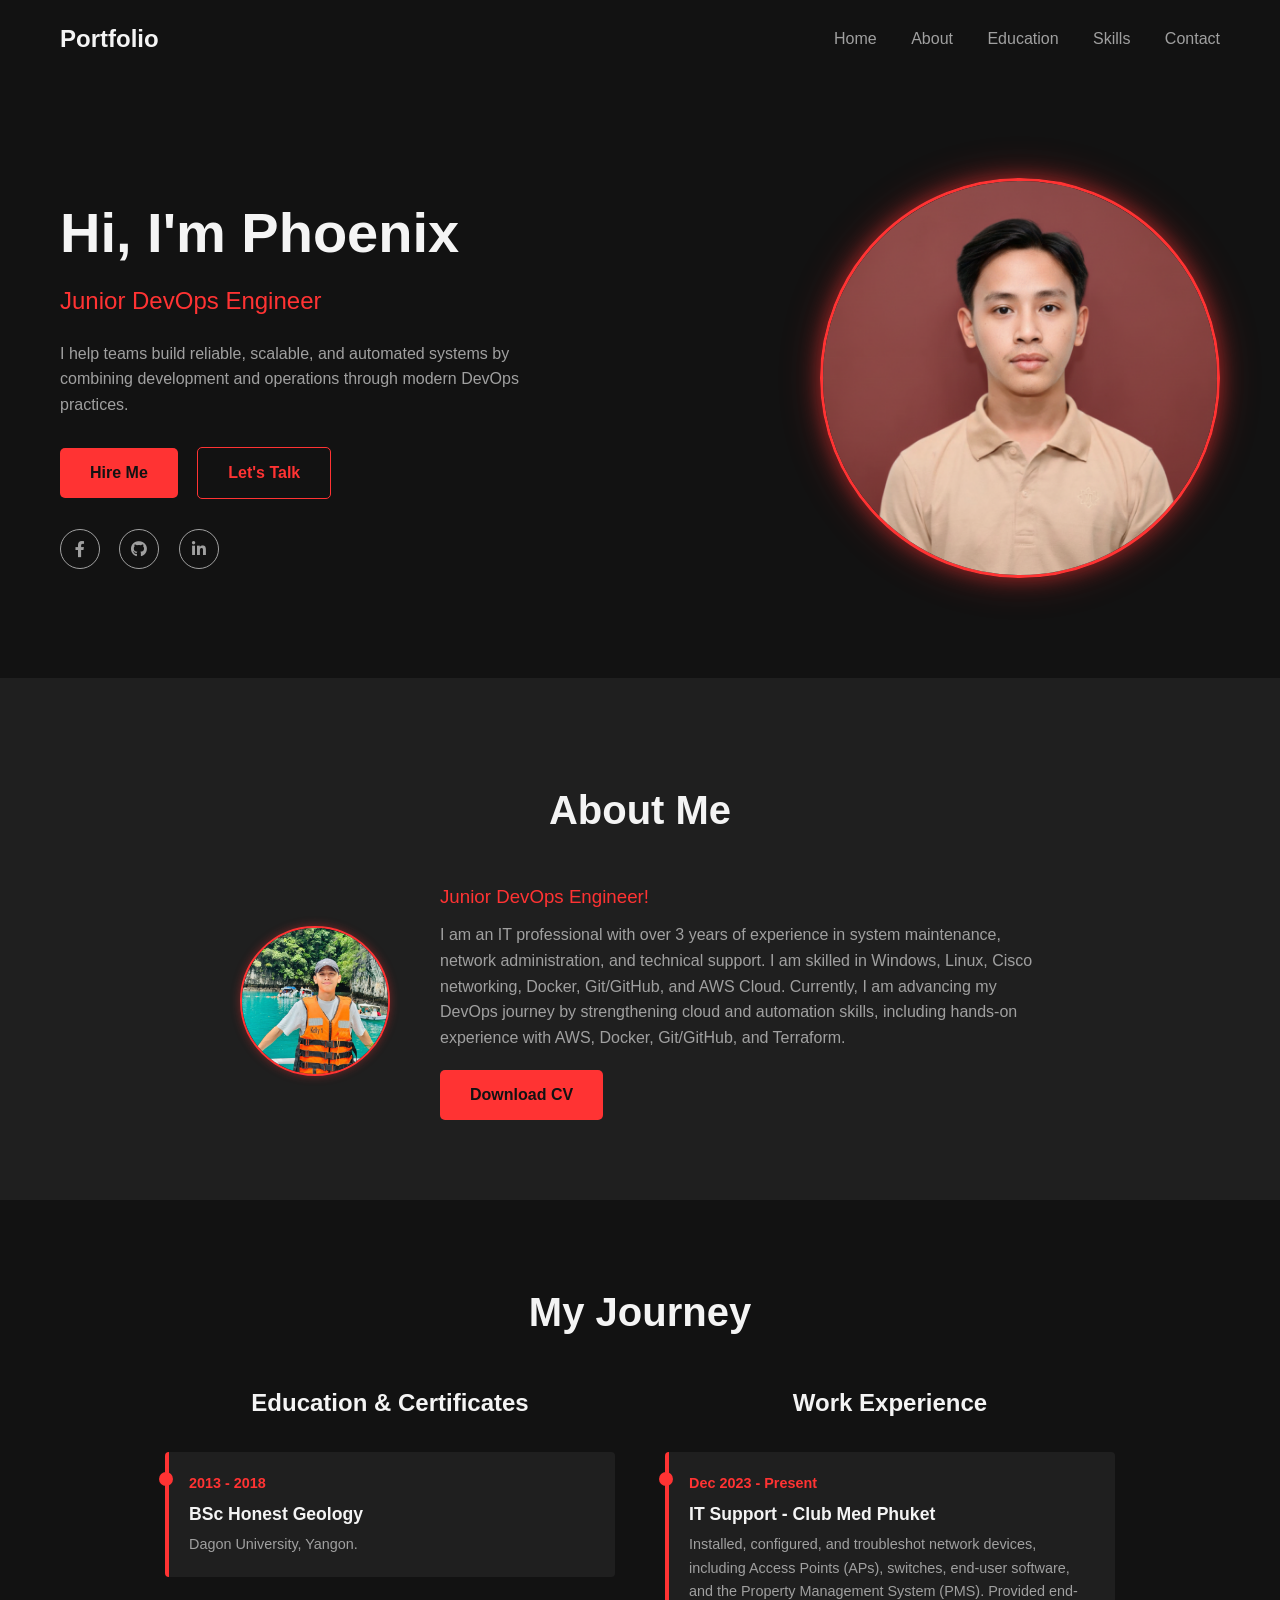
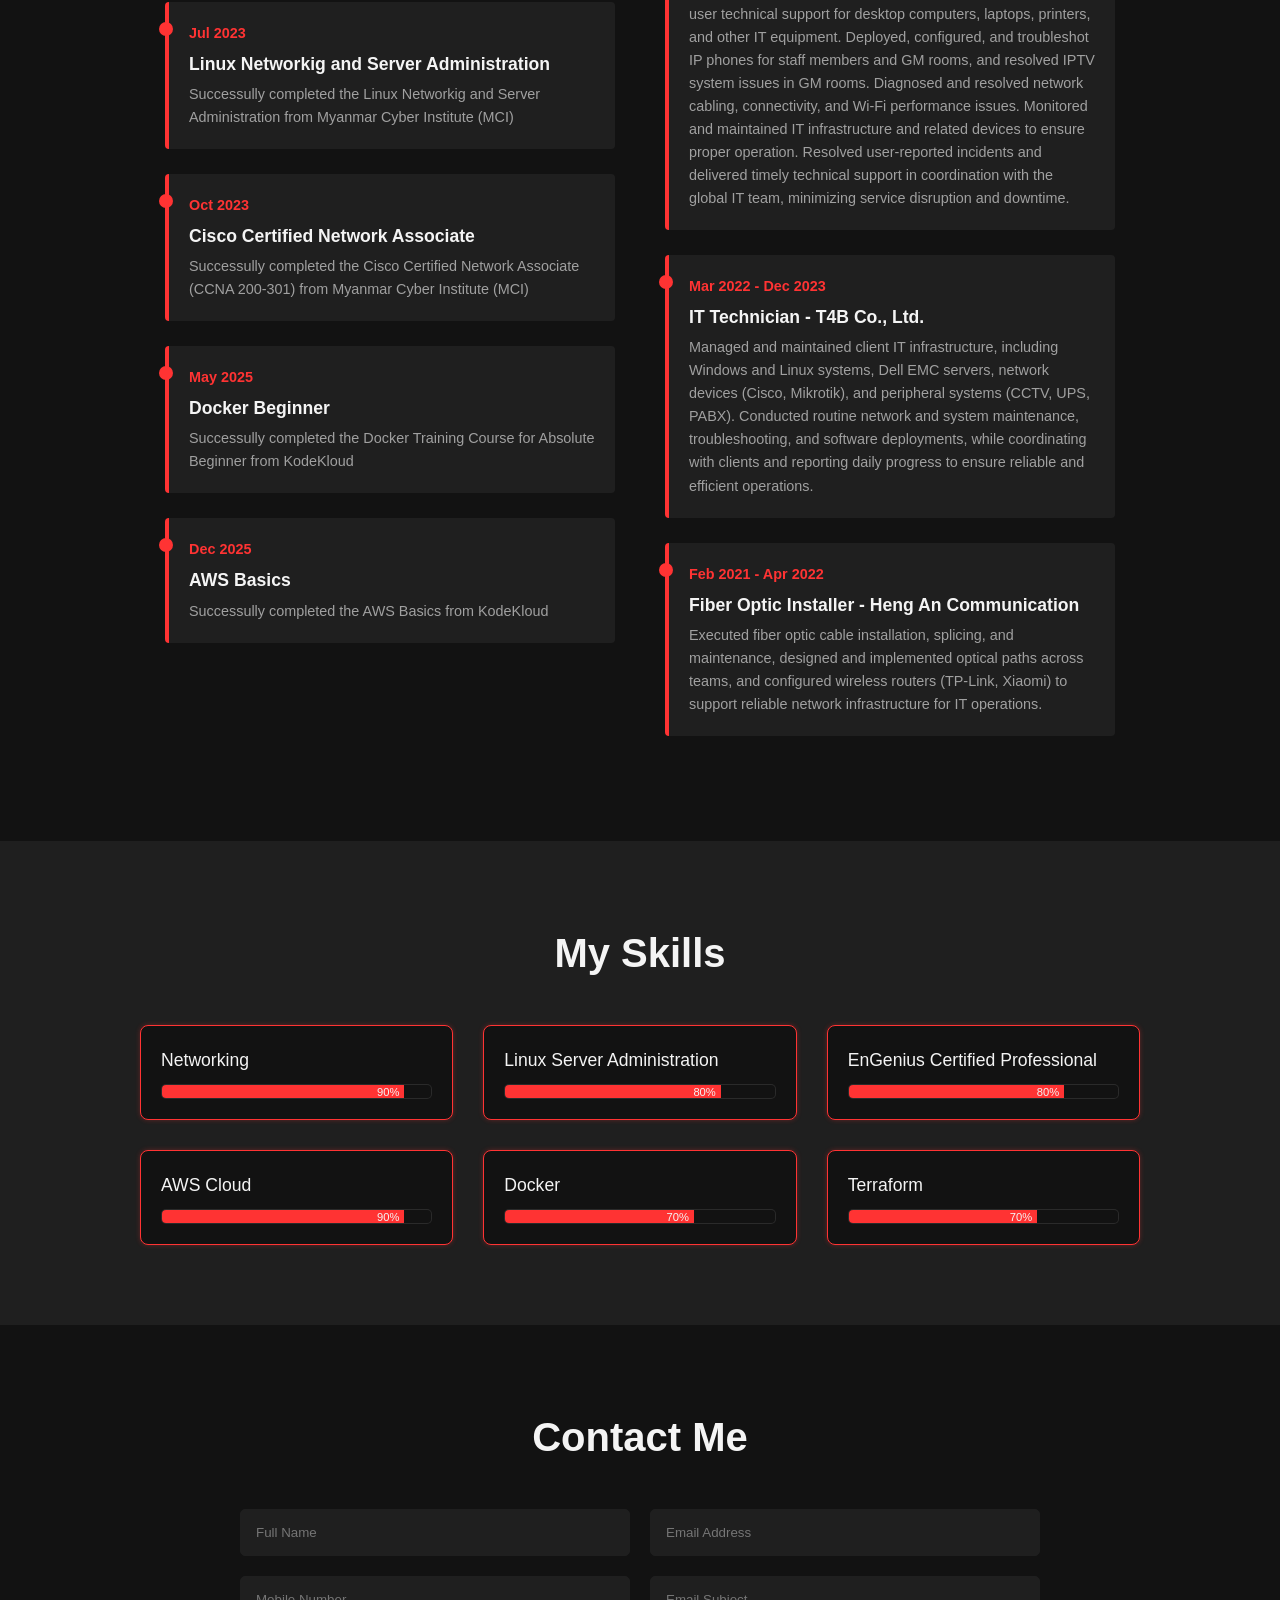
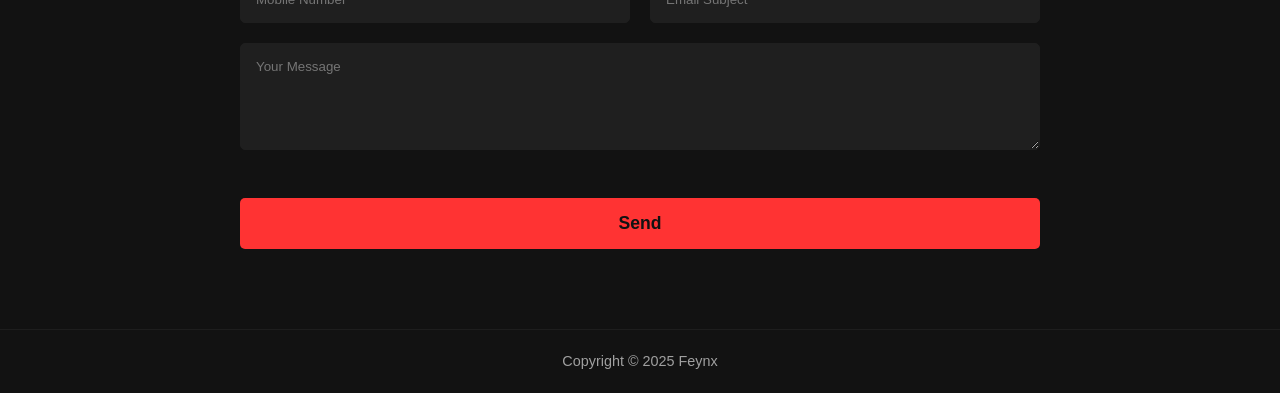
<file: index.html>
<!DOCTYPE html>
<html lang="my">
<head>
    <meta charset="UTF-8">
    <meta name="viewport" content="width=device-width, initial-scale=1.0">
    <title>Phoenix | Junior DevOps Engineer</title>
    <link rel="stylesheet" href="style_jacob.css">
    <link rel="stylesheet" href="https://cdnjs.cloudflare.com/ajax/libs/font-awesome/6.0.0-beta3/css/all.min.css">
</head>
<body>

    <header class="navbar">
        <div class="container">
            <div class="logo">Portfolio</div>
            <nav>
                <a href="#home">Home</a>
                <a href="#about">About</a>
                <a href="#education">Education</a>
                <a href="#skills">Skills</a>
                <a href="#contact">Contact</a>
            </nav>
        </div>
    </header>

    <main>
        <section id="home" class="hero-section">
            <div class="container">
                <div class="hero-content">
                    <h1>Hi, I'm Phoenix</h1>
                    <h2>Junior DevOps Engineer</h2>
                    <p class="description">
                        I help teams build reliable, scalable, and automated systems by combining development and operations through modern DevOps practices.
                    </p>
                    <div class="hero-buttons">
                        <a href="https://www.linkedin.com/in/htet-wai-aung-769bb6223" target="_blank" class="btn-primary">Hire Me</a>
                        <a href="https://wa.me/+66950378786?text=Hello%2C%20I%20saw%20your%20portfolio%20and%20want%20to%20discuss%20a%20work-related%20matter%2E" target="_blank" class="btn-secondary">Let's Talk</a>
                    </div>
                    <div class="social-links">
                        <a href="https://www.facebook.com/htet.wai.aung.417763"><i class="fab fa-facebook-f"></i></a>
                        <a href="https://github.com/feynx"><i class="fab fa-github"></i></a>
                        <a href="www.linkedin.com/in/htet-wai-aung-769bb6223"><i class="fab fa-linkedin-in"></i></a>
                    </div>
                </div>
                <div class="hero-image">
                    <img src="profile1.jpg" alt="Jacob Aiden Photo">
                </div>
            </div>
        </section>

        <section id="about" class="about-section">
            <div class="container">
                <h2>About Me</h2>
                <div class="about-content-wrapper">
                    <div class="about-image">
                        <img src="profile2.jpg" alt="Jacob Aiden Photo">
                    </div>
                    <div class="about-content">
                        <h3>Junior DevOps Engineer!</h3>
                        <p>
                            I am an IT professional with over 3 years of experience in system maintenance, network administration, and technical support. I am skilled in Windows, Linux, Cisco networking, Docker, Git/GitHub, and AWS Cloud.
Currently, I am advancing my DevOps journey by strengthening cloud and automation skills, including hands-on experience with AWS, Docker, Git/GitHub, and Terraform.
                        </p>
                        <a href="phoenix_cv.pdf" download class="btn-readmore">Download CV</a>
                    </div>
                </div>
            </div>
        </section>

        <section id="education" class="journey-section">
    <div class="container">
        <h2>My Journey</h2>
        <div class="journey-timeline">
            
            <div class="timeline-column">
    <h3>Education & Certificates</h3> 
    <div class="timeline-item">
        <span class="timeline-date">2013 - 2018</span>
        <h4>BSc Honest Geology</h4>
        <p>Dagon University, Yangon.</p>
    </div>
    
    <div class="timeline-item">
        <span class="timeline-date">Jul 2023</span>
        <h4>Linux Networkig and Server Administration</h4>
        <p>Successully completed the Linux Networkig and Server Administration from Myanmar Cyber Institute (MCI)</p>
    </div>
    
    <div class="timeline-item">
        <span class="timeline-date">Oct 2023</span>
        <h4>Cisco Certified Network Associate </h4>
        <p>Successully completed the Cisco Certified Network Associate (CCNA 200-301) from Myanmar Cyber Institute (MCI) </p>
    </div>
    
    <div class="timeline-item">
        <span class="timeline-date">May 2025</span>
        <h4>Docker Beginner </h4>
        <p>Successully completed the Docker Training Course for Absolute Beginner from KodeKloud </p>
    </div>

    <div class="timeline-item">
        <span class="timeline-date">Dec 2025</span>
        <h4>AWS Basics </h4>
        <p>Successully completed the AWS Basics from KodeKloud </p>
    </div>
                
</div>
            
            <div class="timeline-column">
                <h3>Work Experience</h3>
                
                <div class="timeline-item">
                    <span class="timeline-date">Dec 2023 - Present</span>
                    <h4>IT Support - Club Med Phuket</h4>
                    <p>Installed, configured, and troubleshot network devices, including Access Points (APs), switches, end-user software, and the Property Management System (PMS). Provided end-user technical support for desktop computers, laptops, printers, and other IT equipment. Deployed, configured, and troubleshot IP phones for staff members and GM rooms, and resolved IPTV system issues in GM rooms. Diagnosed and resolved network cabling, connectivity, and Wi-Fi performance issues. Monitored and maintained IT infrastructure and related devices to ensure proper operation. Resolved user-reported incidents and delivered timely technical support in coordination with the global IT team, minimizing service disruption and downtime.</p>
                </div>
                
                <div class="timeline-item">
                    <span class="timeline-date">Mar 2022 - Dec 2023</span>
                    <h4>IT Technician - T4B Co., Ltd.</h4>
                    <p>Managed and maintained client IT infrastructure, including Windows and Linux systems, Dell EMC servers, network devices (Cisco, Mikrotik), and peripheral systems (CCTV, UPS, PABX). Conducted routine network and system maintenance, troubleshooting, and software deployments, while coordinating with clients and reporting daily progress to ensure reliable and efficient operations.</p>
                </div>
                
                 <div class="timeline-item">
                    <span class="timeline-date">Feb 2021 - Apr 2022</span>
                    <h4>Fiber Optic Installer - Heng An Communication</h4>
                    <p>Executed fiber optic cable installation, splicing, and maintenance, designed and implemented optical paths across teams, and configured wireless routers (TP-Link, Xiaomi) to support reliable network infrastructure for IT operations.</p>
                </div>
                
            </div>
        </div>
    </div>
</section>

        <section id="skills" class="skills-section">
    <div class="container">
        <h2>My Skills</h2>
        
        <div class="skills-grid-new"> 
            
            <div class="skill-item">
                <h3>Networking</h3>
                <div class="bar-container"><div class="bar-fill" style="width: 90%;">90%</div></div>
            </div>
            
            <div class="skill-item">
                <h3>Linux Server Administration</h3>
                <div class="bar-container"><div class="bar-fill" style="width: 80%;">80%</div></div>
            </div>
            
            <div class="skill-item">
                <h3>EnGenius Certified Professional</h3>
                <div class="bar-container"><div class="bar-fill" style="width: 80%;">80%</div></div>
            </div>
            
            <div class="skill-item">
                <h3>AWS Cloud</h3>
                <div class="bar-container"><div class="bar-fill" style="width: 90%;">90%</div></div>
            </div>
            
            <div class="skill-item">
                <h3>Docker</h3>
                <div class="bar-container"><div class="bar-fill" style="width: 70%;">70%</div></div>
            </div>
            
            <div class="skill-item">
                <h3>Terraform</h3>
                <div class="bar-container"><div class="bar-fill" style="width: 70%;">70%</div></div>
            </div>

        </div> </div>
</section>

        <section id="contact" class="contact-section">
            <div class="container">
                <h2>Contact Me</h2>
                <form class="contact-form"
                action="https://formspree.io/f/mrelopqd"
                method="POST"
                >
                    <div class="form-row">
                        <input type="text" name="name" placeholder="Full Name" required>
                        <input type="email" name="email" placeholder="Email Address" required>
                    </div>
                    <div class="form-row">
                        <input type="text" name="phone" placeholder="Mobile Number" required>
                        <input type="text" name="subject" placeholder="Email Subject" required>
                    </div>
                    <textarea name="message" placeholder="Your Message" rows="5" required></textarea>
                    
                    <!-- Optional: Disable captcha if needed -->
                    <input type="hidden" name="_captcha" value="false">
                    <button type="submit" class="btn-submit">Send</button>
                </form>
                
            </div>
        </section>
    </main>

    <footer>
        <div class="container">
            <p>Copyright © 2025 Feynx</p>
        </div>
    </footer>

</body>
</html>
</file>
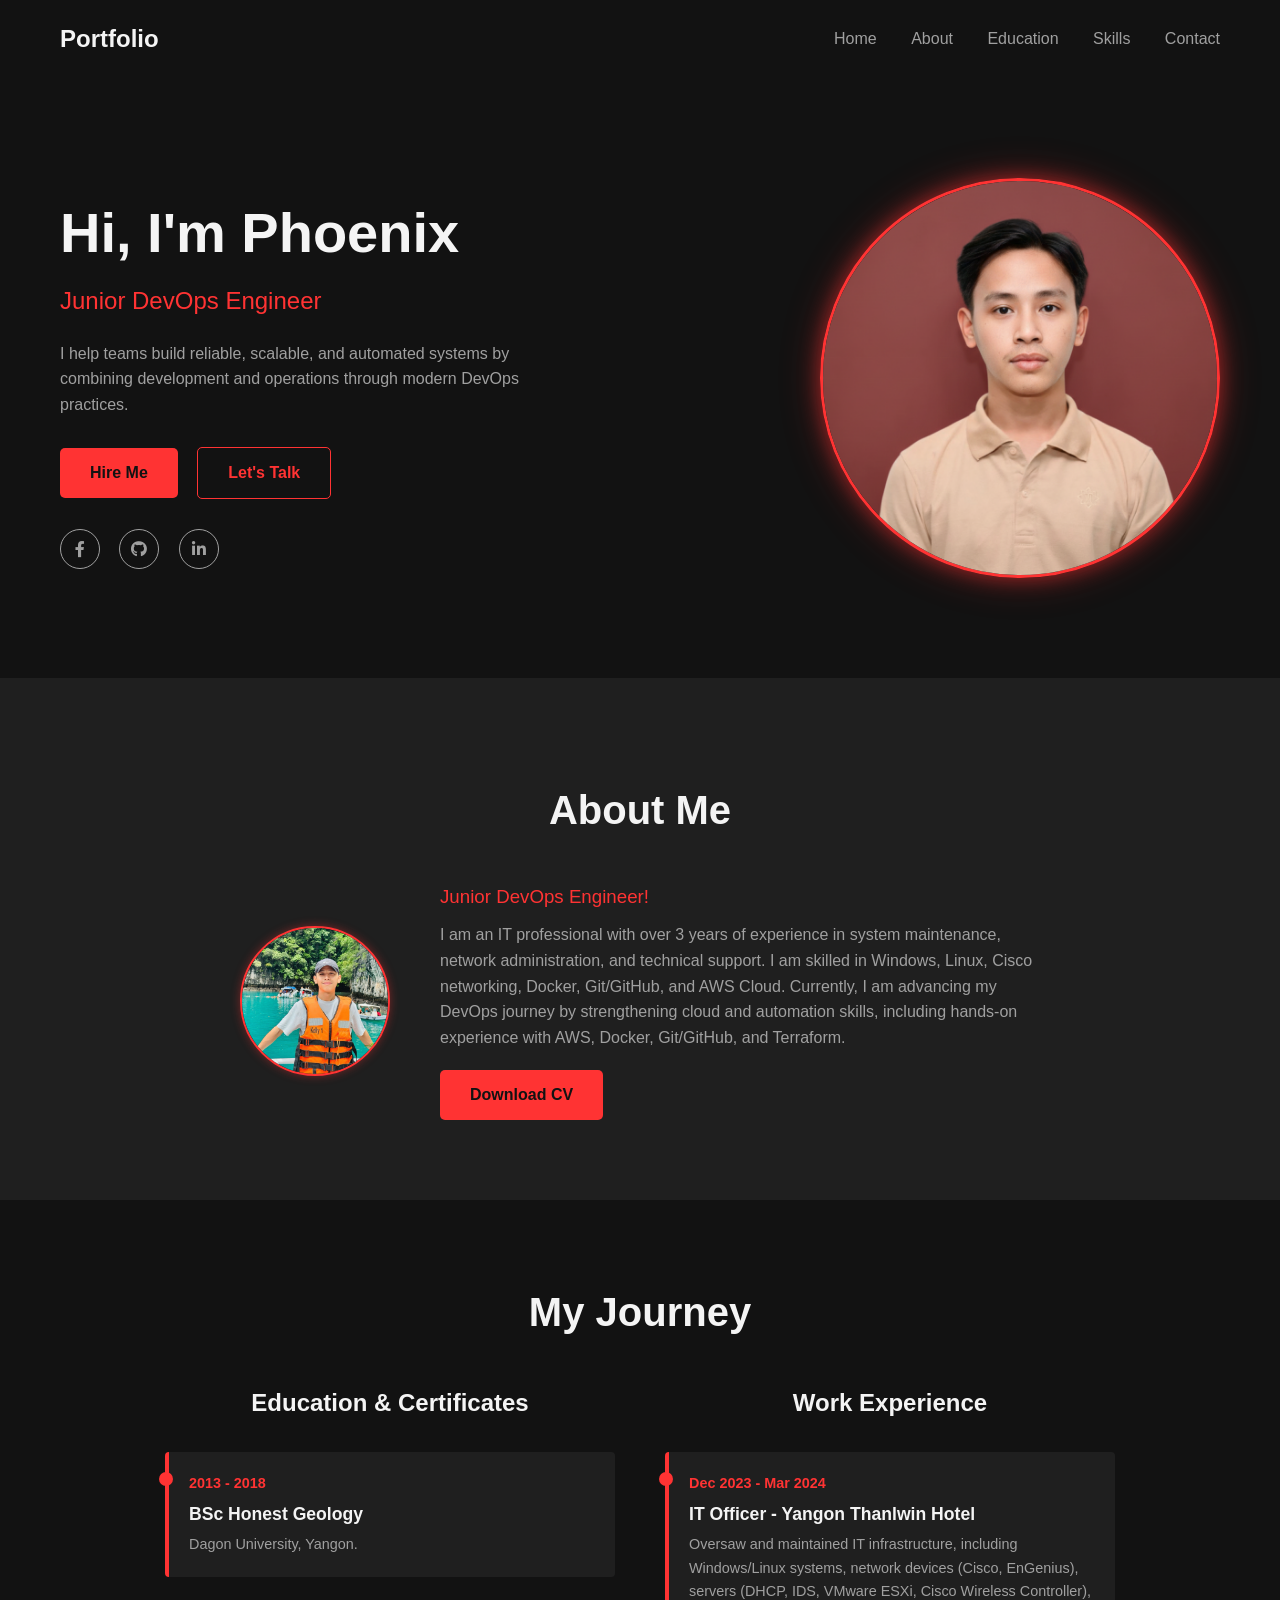
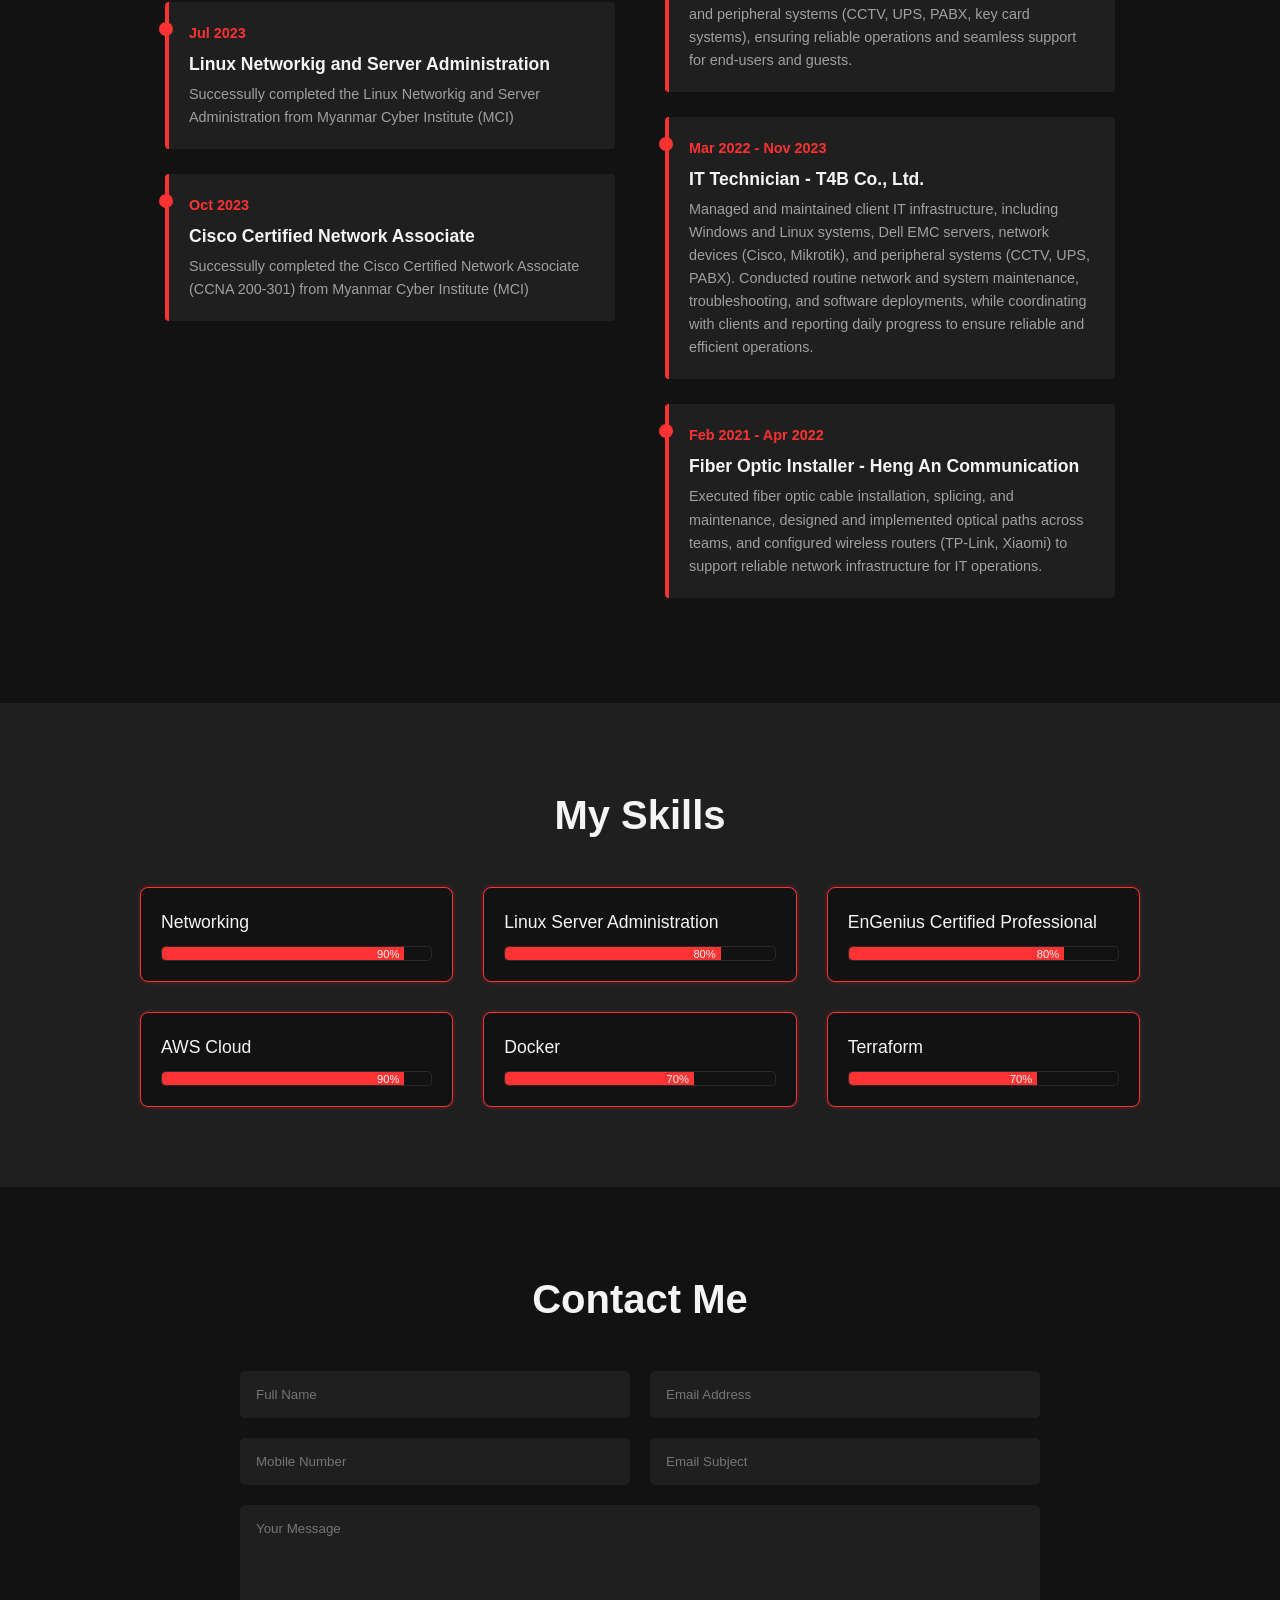
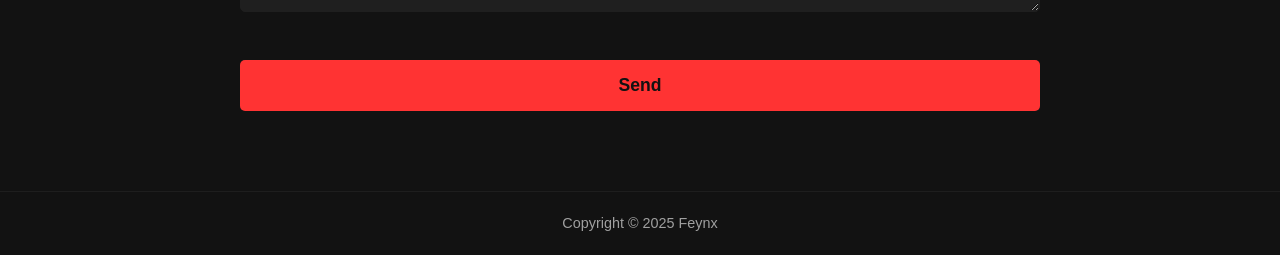
<file: index_jacob.html>
<!DOCTYPE html>
<html lang="my">
<head>
    <meta charset="UTF-8">
    <meta name="viewport" content="width=device-width, initial-scale=1.0">
    <title>Phoenix | Junior DevOps Engineer</title>
    <link rel="stylesheet" href="style_jacob.css">
    <link rel="stylesheet" href="https://cdnjs.cloudflare.com/ajax/libs/font-awesome/6.0.0-beta3/css/all.min.css">
</head>
<body>

    <header class="navbar">
        <div class="container">
            <div class="logo">Portfolio</div>
            <nav>
                <a href="#home">Home</a>
                <a href="#about">About</a>
                <a href="#education">Education</a>
                <a href="#skills">Skills</a>
                <a href="#contact">Contact</a>
            </nav>
        </div>
    </header>

    <main>
        <section id="home" class="hero-section">
            <div class="container">
                <div class="hero-content">
                    <h1>Hi, I'm Phoenix</h1>
                    <h2>Junior DevOps Engineer</h2>
                    <p class="description">
                        I help teams build reliable, scalable, and automated systems by combining development and operations through modern DevOps practices.
                    </p>
                    <div class="hero-buttons">
                        <a href="https://www.linkedin.com/in/htet-wai-aung-769bb6223" target="_blank" class="btn-primary">Hire Me</a>
                        <a href="https://wa.me/+66950378786?text=Hello%2C%20I%20saw%20your%20portfolio%20and%20want%20to%20discuss%20a%20work-related%20matter%2E" target="_blank" class="btn-secondary">Let's Talk</a>
                    </div>
                    <div class="social-links">
                        <a href="https://www.facebook.com/htet.wai.aung.417763"><i class="fab fa-facebook-f"></i></a>
                        <a href="https://github.com/feynx"><i class="fab fa-github"></i></a>
                        <a href="www.linkedin.com/in/htet-wai-aung-769bb6223"><i class="fab fa-linkedin-in"></i></a>
                    </div>
                </div>
                <div class="hero-image">
                    <img src="profile1.jpg" alt="Jacob Aiden Photo">
                </div>
            </div>
        </section>

        <section id="about" class="about-section">
            <div class="container">
                <h2>About Me</h2>
                <div class="about-content-wrapper">
                    <div class="about-image">
                        <img src="profile2.jpg" alt="Jacob Aiden Photo">
                    </div>
                    <div class="about-content">
                        <h3>Junior DevOps Engineer!</h3>
                        <p>
                            I am an IT professional with over 3 years of experience in system maintenance, network administration, and technical support. I am skilled in Windows, Linux, Cisco networking, Docker, Git/GitHub, and AWS Cloud.
Currently, I am advancing my DevOps journey by strengthening cloud and automation skills, including hands-on experience with AWS, Docker, Git/GitHub, and Terraform.
                        </p>
                        <a href="phoenix_cv.pdf" download class="btn-readmore">Download CV</a>
                    </div>
                </div>
            </div>
        </section>

        <section id="education" class="journey-section">
    <div class="container">
        <h2>My Journey</h2>
        <div class="journey-timeline">
            
            <div class="timeline-column">
    <h3>Education & Certificates</h3> 
    <div class="timeline-item">
        <span class="timeline-date">2013 - 2018</span>
        <h4>BSc Honest Geology</h4>
        <p>Dagon University, Yangon.</p>
    </div>
    
    <div class="timeline-item">
        <span class="timeline-date">Jul 2023</span>
        <h4>Linux Networkig and Server Administration</h4>
        <p>Successully completed the Linux Networkig and Server Administration from Myanmar Cyber Institute (MCI)</p>
    </div>
    
    <div class="timeline-item">
        <span class="timeline-date">Oct 2023</span>
        <h4>Cisco Certified Network Associate </h4>
        <p>Successully completed the Cisco Certified Network Associate (CCNA 200-301) from Myanmar Cyber Institute (MCI) </p>
    </div>
    
</div>
            
            <div class="timeline-column">
                <h3>Work Experience</h3>
                
                <div class="timeline-item">
                    <span class="timeline-date">Dec 2023 - Mar 2024</span>
                    <h4>IT Officer - Yangon Thanlwin Hotel</h4>
                    <p>Oversaw and maintained IT infrastructure, including Windows/Linux systems, network devices (Cisco, EnGenius), servers (DHCP, IDS, VMware ESXi, Cisco Wireless Controller), and peripheral systems (CCTV, UPS, PABX, key card systems), ensuring reliable operations and seamless support for end-users and guests.</p>
                </div>
                
                <div class="timeline-item">
                    <span class="timeline-date">Mar 2022 - Nov 2023</span>
                    <h4>IT Technician - T4B Co., Ltd.</h4>
                    <p>Managed and maintained client IT infrastructure, including Windows and Linux systems, Dell EMC servers, network devices (Cisco, Mikrotik), and peripheral systems (CCTV, UPS, PABX). Conducted routine network and system maintenance, troubleshooting, and software deployments, while coordinating with clients and reporting daily progress to ensure reliable and efficient operations.</p>
                </div>
                
                 <div class="timeline-item">
                    <span class="timeline-date">Feb 2021 - Apr 2022</span>
                    <h4>Fiber Optic Installer - Heng An Communication</h4>
                    <p>Executed fiber optic cable installation, splicing, and maintenance, designed and implemented optical paths across teams, and configured wireless routers (TP-Link, Xiaomi) to support reliable network infrastructure for IT operations.</p>
                </div>
                
            </div>
        </div>
    </div>
</section>

        <section id="skills" class="skills-section">
    <div class="container">
        <h2>My Skills</h2>
        
        <div class="skills-grid-new"> 
            
            <div class="skill-item">
                <h3>Networking</h3>
                <div class="bar-container"><div class="bar-fill" style="width: 90%;">90%</div></div>
            </div>
            
            <div class="skill-item">
                <h3>Linux Server Administration</h3>
                <div class="bar-container"><div class="bar-fill" style="width: 80%;">80%</div></div>
            </div>
            
            <div class="skill-item">
                <h3>EnGenius Certified Professional</h3>
                <div class="bar-container"><div class="bar-fill" style="width: 80%;">80%</div></div>
            </div>
            
            <div class="skill-item">
                <h3>AWS Cloud</h3>
                <div class="bar-container"><div class="bar-fill" style="width: 90%;">90%</div></div>
            </div>
            
            <div class="skill-item">
                <h3>Docker</h3>
                <div class="bar-container"><div class="bar-fill" style="width: 70%;">70%</div></div>
            </div>
            
            <div class="skill-item">
                <h3>Terraform</h3>
                <div class="bar-container"><div class="bar-fill" style="width: 70%;">70%</div></div>
            </div>

        </div> </div>
</section>

        <section id="contact" class="contact-section">
            <div class="container">
                <h2>Contact Me</h2>
                <form class="contact-form">
                    <div class="form-row">
                        <input type="text" placeholder="Full Name" required>
                        <input type="email" placeholder="Email Address" required>
                    </div>
                    <div class="form-row">
                        <input type="text" placeholder="Mobile Number" required>
                        <input type="text" placeholder="Email Subject" required>
                    </div>
                    <textarea placeholder="Your Message" rows="5" required></textarea>
                    <button type="submit" class="btn-submit">Send</button>
                </form>
            </div>
        </section>
    </main>

    <footer>
        <div class="container">
            <p>Copyright © 2025 Feynx</p>
        </div>
    </footer>

</body>
</html>
</file>
<file: style_jacob.css>
/* Custom Properties / Variables - Red & Black Theme */
:root {
    --primary-color: #ff3333; /* အနီရောင် (Red) */
    --secondary-color: #c00000; /* ပိုနက်တဲ့ အနီရောင် */
    --bg-dark: #121212; /* နောက်ခံအနက်ရောင် */
    --bg-card: #1f1f1f; /* ကဒ်နောက်ခံ နက်ပြာရောင် */
    --text-light: #f4f4f4; /* စာသားအဖြူရောင် */
    --text-grey: #a0a0a0; /* စာသားမီးခိုးရောင် */
    --font-family: 'Poppins', sans-serif;
}

/* Base Styles */
* {
    margin: 0;
    padding: 0;
    box-sizing: border-box;
}

body {
    background-color: var(--bg-dark);
    color: var(--text-light);
    font-family: var(--font-family);
    line-height: 1.6;
}

a {
    color: var(--primary-color);
    text-decoration: none;
}

.container {
    max-width: 1200px;
    margin: 0 auto;
    padding: 0 20px;
}

section {
    padding: 80px 0;
}

h1, h2, h3 {
    margin-bottom: 20px;
}

h1 { font-size: 3em; }
h2 { font-size: 2.5em; text-align: center; }

h1 strong, h2 strong, h3 strong {
    color: var(--primary-color);
}

/* Buttons */
.btn-primary, .btn-secondary, .btn-submit, .btn-readmore {
    display: inline-block;
    padding: 12px 30px;
    border-radius: 5px;
    font-weight: 600;
    transition: background-color 0.3s, color 0.3s, border 0.3s;
    cursor: pointer;
    border: none;
    text-align: center;
}

.btn-primary {
    background-color: var(--primary-color);
    color: var(--bg-dark);
    margin-right: 15px;
}

.btn-primary:hover {
    background-color: var(--secondary-color);
    color: var(--text-light);
}

.btn-secondary {
    background: none;
    border: 1px solid var(--primary-color);
    color: var(--primary-color);
}
.btn-secondary:hover {
    background-color: var(--primary-color);
    color: var(--bg-dark);
}

.btn-readmore {
    background-color: var(--primary-color);
    color: var(--bg-dark);
    margin-top: 20px;
}
.btn-readmore:hover {
    background-color: var(--secondary-color);
}

.btn-submit {
    background-color: var(--primary-color);
    color: var(--bg-dark);
    padding: 15px 30px;
    font-size: 1.1em;
    width: 100%;
    margin-top: 20px;
}

/* Navigation Bar */
.navbar {
    background-color: var(--bg-dark);
    padding: 20px 0;
    position: sticky;
    top: 0;
    z-index: 100;
}

.navbar .container {
    display: flex;
    justify-content: space-between;
    align-items: center;
}

.navbar .logo {
    font-size: 1.5em;
    font-weight: bold;
    color: var(--text-light);
}

.navbar nav a {
    margin-left: 30px;
    color: var(--text-grey);
    font-weight: 500;
    transition: color 0.3s;
}

.navbar nav a:hover {
    color: var(--primary-color);
}

/* Hero Section */
.hero-section {
    padding: 100px 0;
}

.hero-section .container {
    display: flex;
    align-items: center;
    justify-content: space-between;
    gap: 50px;
}

.hero-content h1 {
    font-size: 3.5em;
    margin-bottom: 5px;
}

.hero-content h2 {
    color: var(--primary-color);
    font-size: 1.5em;
    font-weight: 400;
    text-align: left;
    margin-bottom: 20px;
}
.hero-content .description {
    color: var(--text-grey);
    margin-bottom: 30px;
    max-width: 500px;
}

.hero-image {
    width: 400px;
    height: 400px;
    border-radius: 50%;
    overflow: hidden;
    position: relative;
    /* Glow Effect and Border */
    box-shadow: 
        0 0 20px rgba(255, 51, 51, 0.5), 
        0 0 40px rgba(255, 51, 51, 0.3);
    border: 3px solid var(--primary-color);
}

.hero-image img {
    width: 100%;
    height: 100%;
    object-fit: cover;
    display: block;
}

.social-links {
    margin-top: 30px;
}
.social-links a {
    display: inline-flex;
    justify-content: center;
    align-items: center;
    width: 40px;
    height: 40px;
    border-radius: 50%;
    border: 1px solid var(--text-grey);
    color: var(--text-grey);
    margin-right: 15px;
    transition: all 0.3s;
}
.social-links a:hover {
    background-color: var(--primary-color);
    border-color: var(--primary-color);
    color: var(--bg-dark);
}

/* About Section */
.about-section {
    background-color: var(--bg-card);
    padding-top: 100px; /* ပုံစံတူစေရန် padding ချိန်ညှိသည် */
}

.about-content-wrapper {
    display: flex;
    align-items: center;
    justify-content: center;
    gap: 50px;
    margin-top: 40px;
}

.about-image {
    width: 150px;
    height: 150px;
    border-radius: 50%;
    overflow: hidden;
    border: 2px solid var(--primary-color);
    /* Glow Effect */
    box-shadow: 0 0 10px rgba(255, 51, 51, 0.4);
}

.about-image img {
    width: 100%;
    height: 100%;
    object-fit: cover;
    display: block;
}

.about-content {
    max-width: 600px;
}

.about-content h3 {
    text-align: left;
    color: var(--primary-color);
    font-weight: 500;
    margin-bottom: 10px;
}
.about-content p {
    color: var(--text-grey);
}

/* Journey Section (Timeline) */
.journey-section {
    background-color: var(--bg-dark);
}

.journey-timeline {
    display: flex;
    gap: 50px;
    justify-content: center;
    margin-top: 40px;
}

.timeline-column {
    flex: 1;
    max-width: 450px;
}

.timeline-column h3 {
    text-align: center;
    color: var(--text-light);
    margin-bottom: 30px;
    font-size: 1.5em;
}

.timeline-item {
    background-color: var(--bg-card);
    padding: 20px;
    border-left: 4px solid var(--primary-color);
    border-radius: 4px;
    margin-bottom: 25px;
    position: relative;
}

.timeline-item::before {
    content: '';
    position: absolute;
    left: -10px;
    top: 20px;
    width: 14px;
    height: 14px;
    background-color: var(--primary-color);
    border-radius: 50%;
    z-index: 1;
}

.timeline-date {
    display: block;
    font-size: 0.9em;
    color: var(--primary-color);
    font-weight: 600;
    margin-bottom: 5px;
}

.timeline-item h4 {
    font-size: 1.1em;
    margin-top: 0;
    margin-bottom: 5px;
}

.timeline-item p {
    color: var(--text-grey);
    font-size: 0.9em;
}

/* Skills Section */
.skills-section {
    background-color: var(--bg-card);
}

.skills-grid {
    display: flex;
    gap: 50px;
    justify-content: center;
    margin-top: 40px;
}

.skill-column {
    flex: 1;
    max-width: 450px;
}

.skill-column h3 {
    text-align: left;
    margin-bottom: 20px;
    border-bottom: 2px solid var(--primary-color);
    padding-bottom: 10px;
}

.skill-bar {
    margin-bottom: 20px;
}

.skill-bar p {
    color: var(--text-light);
    margin-bottom: 5px;
    font-weight: 500;
}

.bar-container {
    background-color: var(--bg-dark);
    height: 10px;
    border-radius: 5px;
    overflow: hidden;
}

.bar-fill {
    height: 100%;
    background-color: var(--primary-color);
    color: var(--text-light);
    font-size: 0.7em;
    text-align: right;
    padding-right: 5px;
    line-height: 10px;
    transition: width 1s ease-out;
}

/* Contact Section */
.contact-section {
    background-color: var(--bg-dark);
}

.contact-form {
    max-width: 800px;
    margin: 40px auto 0;
}

.contact-form input[type="text"],
.contact-form input[type="email"],
.contact-form textarea {
    width: 100%;
    padding: 15px;
    margin-bottom: 20px;
    background-color: var(--bg-card);
    border: 1px solid var(--bg-card);
    color: var(--text-light);
    border-radius: 5px;
    font-family: var(--font-family);
}

.contact-form .form-row {
    display: flex;
    gap: 20px;
}

.contact-form .form-row input {
    flex: 1;
}

/* Footer */
footer {
    background-color: var(--bg-dark);
    padding: 20px 0;
    text-align: center;
    border-top: 1px solid rgba(255, 255, 255, 0.05);
}

footer p {
    color: var(--text-grey);
    font-size: 0.9em;
}

/* Media Queries for Responsiveness */
@media (max-width: 992px) {
    .journey-timeline, .skills-grid {
        flex-direction: column;
        align-items: center;
    }
    .timeline-column, .skill-column {
        max-width: 100%;
    }
}

@media (max-width: 768px) {
    .hero-section .container {
        flex-direction: column;
        text-align: center;
    }
    .hero-image {
        order: -1;
        margin-bottom: 30px;
    }

    .about-content-wrapper {
        flex-direction: column;
        text-align: center;
    }

    .contact-form .form-row {
        flex-direction: column;
        gap: 0;
    }
    
    .navbar nav {
        display: none;
    }
}
/* ======================================================= */
/* --- SKILLS SECTION (3 Column Grid - New Style) --- */
/* ======================================================= */

/*
   * သတိပြုရန်: 
   * ယခင် .skills-grid နှင့် .skill-column အတွက်ရှိသော CSS 
   * ကုဒ်များကို ဖျက်/ပိတ် (Comment Out) ပြီးမှ 
   * အောက်ပါ ကုဒ်ကို ထည့်သွင်းသင့်ပါသည်။
*/

.skills-section {
    /* Background အရောင်ကို အနက်ရောင်ပြောင်းရန် (မူရင်း BG Card အရောင်) */
    background-color: var(--bg-card); 
}

.skills-section h2 {
    /* ခေါင်းစဉ်ကို စာမျက်နှာအလယ်မှာ ထားသည် */
    text-align: center;
}

.skills-grid-new {
    display: grid;
    /* 3 Column Layout ကို 1fr (ညီတူညီမျှ) အနေနဲ့ သတ်မှတ်ခြင်း */
    grid-template-columns: repeat(3, 1fr); 
    gap: 30px; /* Item များကြား ခြားနားမှု */
    margin-top: 40px;
    max-width: 1000px; /* Grid ကို ပိုမိုကြီးမားစေပြီး အလယ်မှာ ထားသည် */
    margin-left: auto;
    margin-right: auto;
}

.skill-item {
    background-color: var(--bg-dark); /* Item နောက်ခံအရောင် */
    padding: 20px;
    border-radius: 8px;
    /* Border Glow Effect အနီရောင် ထည့်သွင်းခြင်း */
    border: 1px solid var(--primary-color);
    box-shadow: 0 0 5px rgba(255, 51, 51, 0.3);
    transition: transform 0.3s;
}

.skill-item:hover {
    transform: translateY(-5px); /* Hover Effect ထည့်သည် */
    box-shadow: 0 0 15px rgba(255, 51, 51, 0.5);
}

.skill-item h3 {
    text-align: left;
    margin-bottom: 10px;
    font-size: 1.1em;
    font-weight: 500;
}

/* Skill Bar ပုံစံများ */
.bar-container {
    background-color: var(--bg-dark);
    height: 15px;
    border-radius: 5px;
    overflow: hidden;
    border: 1px solid rgba(255, 255, 255, 0.1);
}

.bar-fill {
    height: 100%;
    background-color: var(--primary-color);
    color: var(--text-light);
    font-size: 0.7em;
    text-align: right;
    padding-right: 5px;
    line-height: 15px;
    transition: width 1s ease-out;
}

/* Mobile အတွက် ချိန်ညှိခြင်း (Responsiveness) */
@media (max-width: 1024px) {
    .skills-grid-new {
        grid-template-columns: repeat(2, 1fr); /* နေရာကျဉ်းရင် ၂ ကော်လံ ပြောင်းသည် */
    }
}
@media (max-width: 600px) {
    .skills-grid-new {
        grid-template-columns: 1fr; /* ဖုန်းမှာဆိုရင် ၁ ကော်လံ ပြောင်းသည် */
        gap: 20px;
    }
}
</file>
